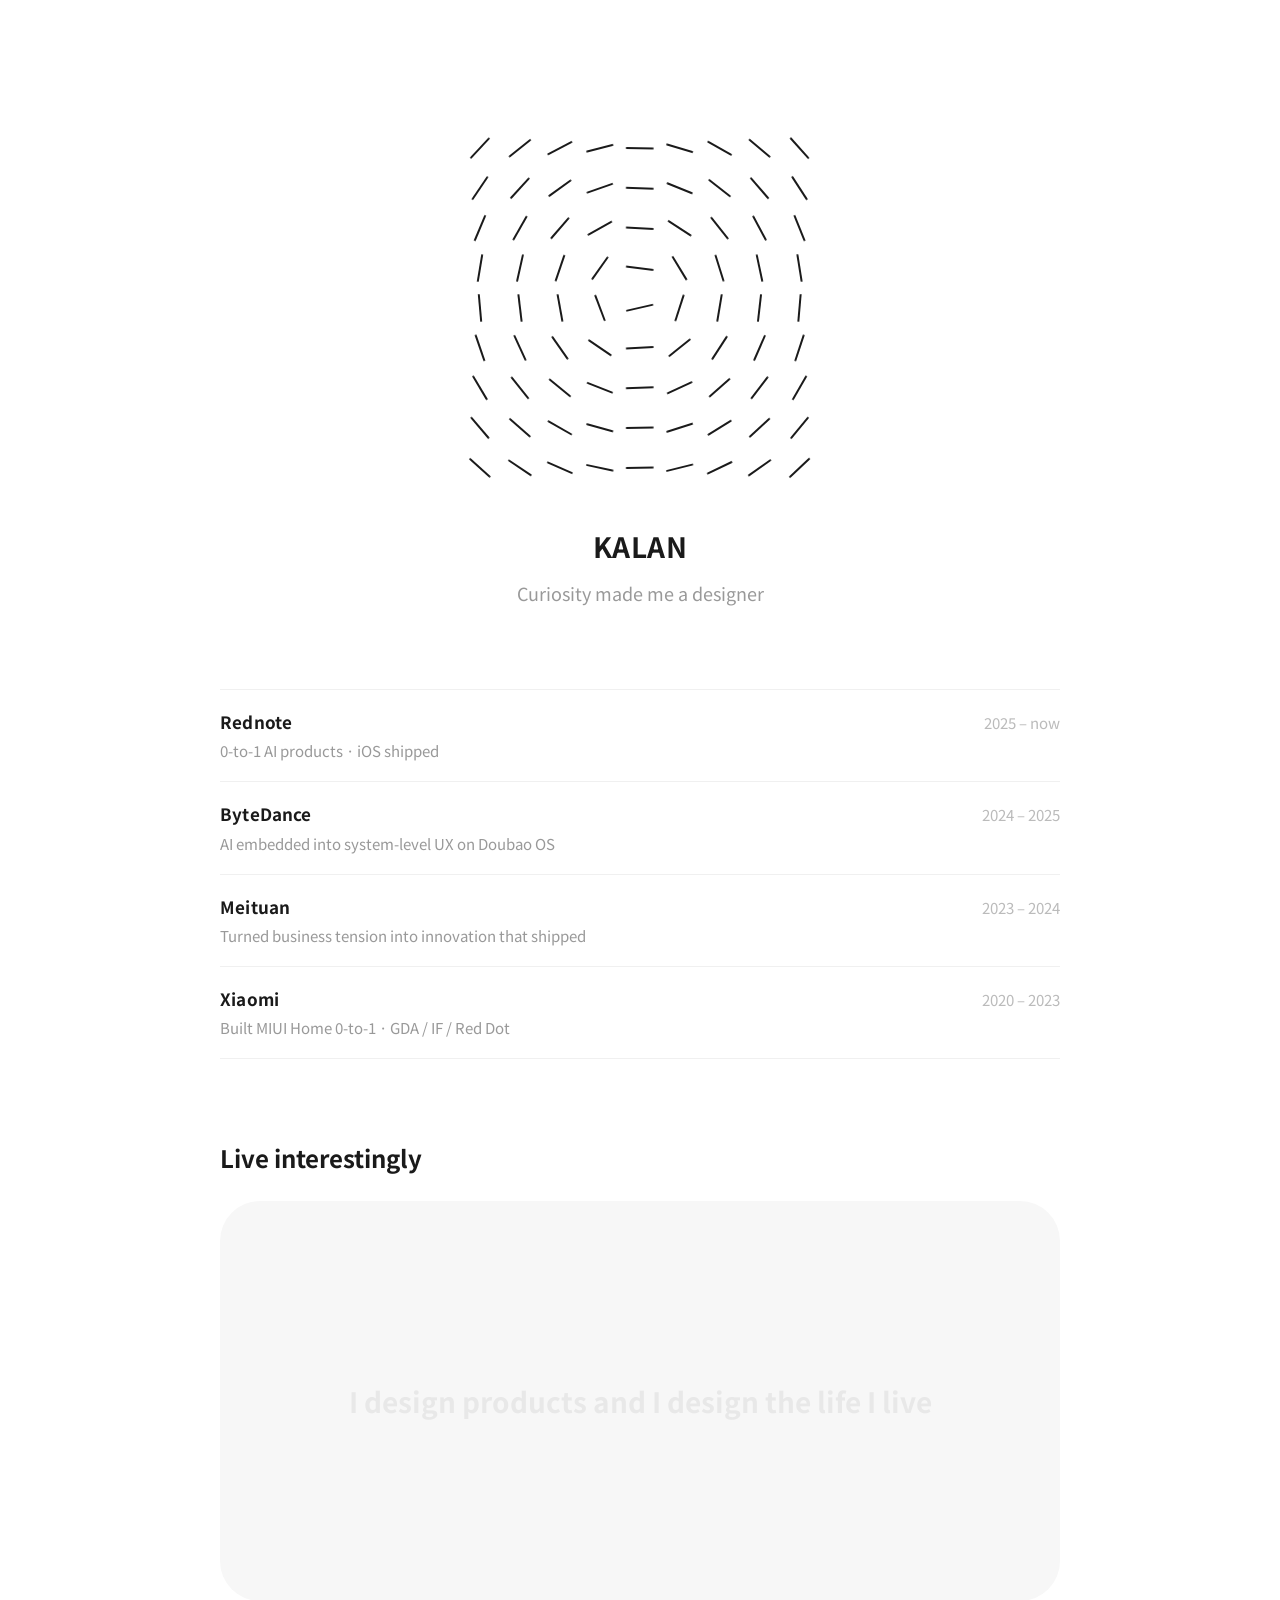
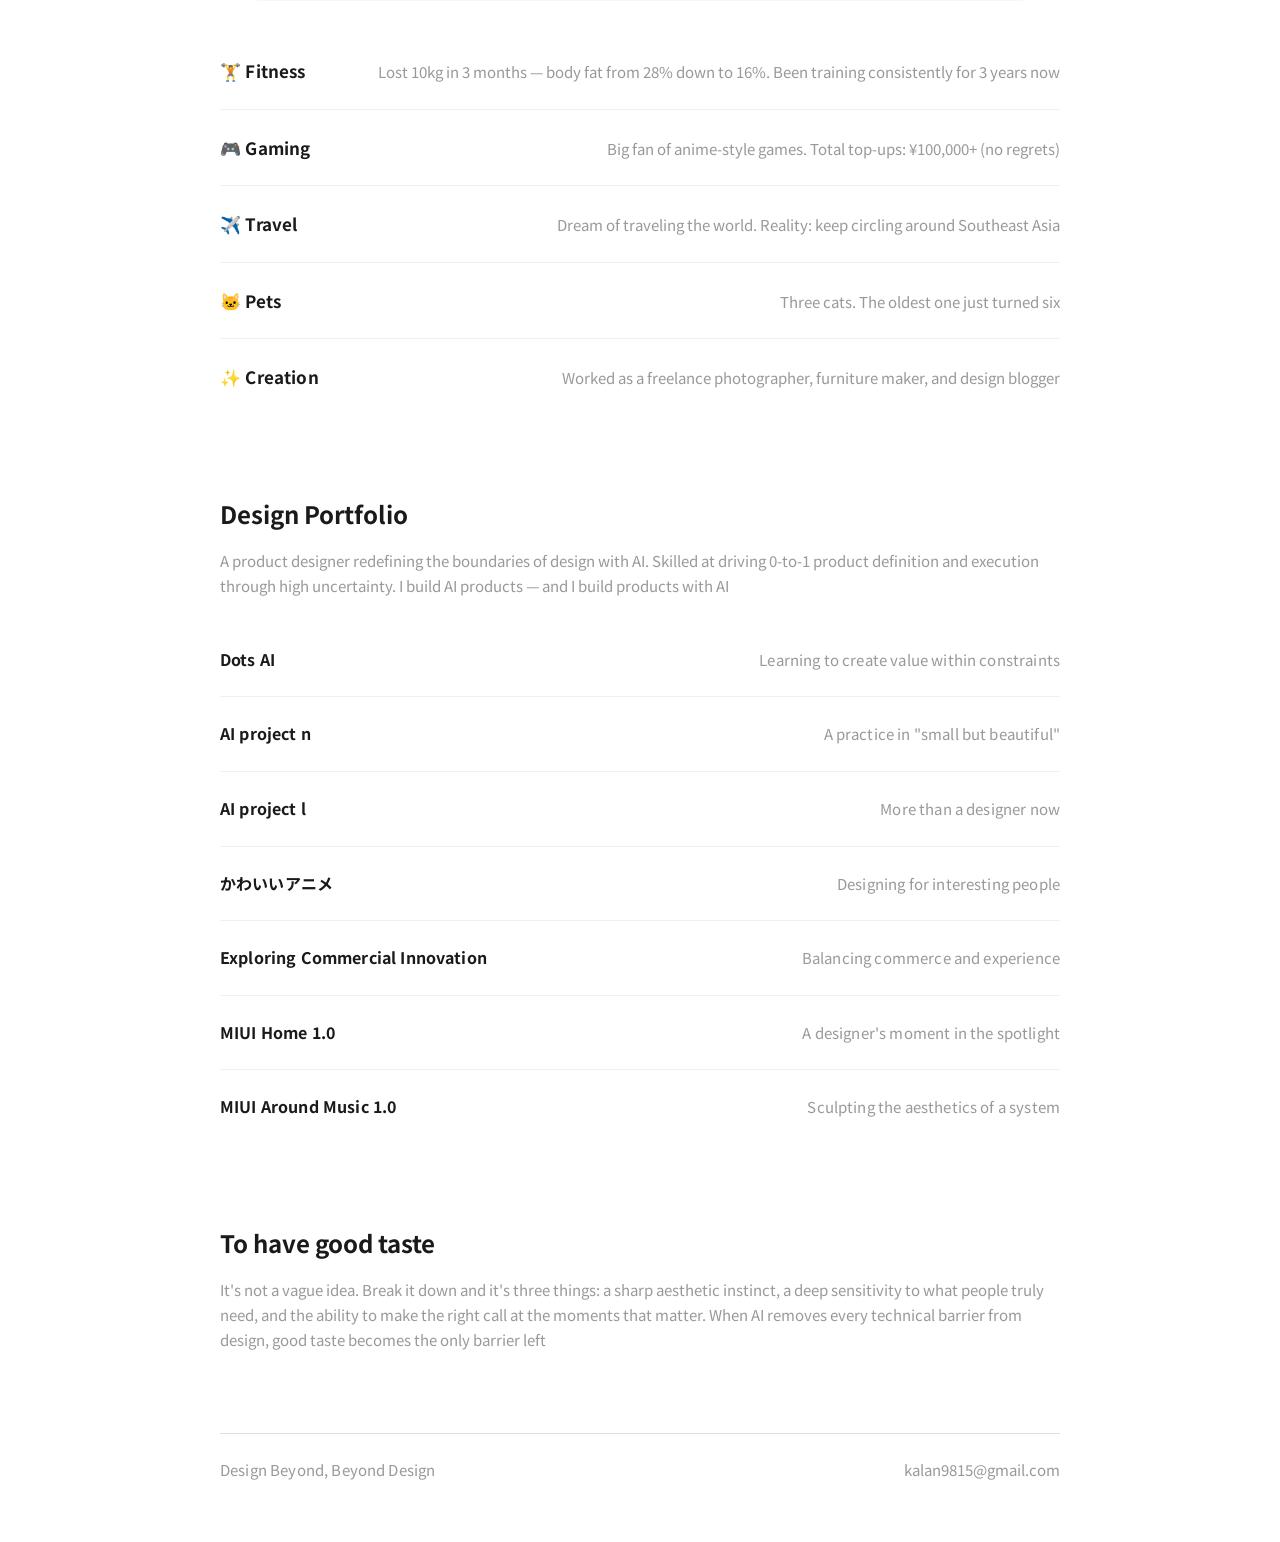
<file: index.html>
<!DOCTYPE html>
<html lang="en">
<head>
  <meta charset="UTF-8">
  <meta name="viewport" content="width=device-width, initial-scale=1.0">
  <title>KALAN — Product Designer</title>
  <link rel="icon" type="image/png" href="favicon.png">
  <link rel="preconnect" href="https://fonts.googleapis.com">
  <link rel="preconnect" href="https://fonts.gstatic.com" crossorigin>
  <link href="https://fonts.googleapis.com/css2?family=Noto+Sans+JP:wght@400;700&display=swap" rel="stylesheet">
  <link rel="stylesheet" href="style.css">
  <style>
    .about-hero {
      display: flex;
      flex-direction: column;
      align-items: center;
      text-align: center;
      padding: 48px 0 0;
      margin-bottom: 64px;
    }

    .magnet-wrap {
      margin-bottom: 36px;
    }

    .hero-text .name {
      margin-bottom: 8px;
    }

    .hero-intro {
      font-size: 18px;
      color: #999999;
      line-height: 1.8;
    }

    /* ===== About Sections ===== */
    .about-section {
      margin-bottom: 56px;
    }

    /* ===== Experience ===== */
    .exp-list {
      display: flex;
      flex-direction: column;
      gap: 0;
    }

    .exp-row {
      display: flex;
      justify-content: space-between;
      align-items: baseline;
      padding: 18px 0;
      border-bottom: 1px solid #f0f0f0;
      gap: 24px;
    }

    .exp-row:first-child {
      border-top: 1px solid #f0f0f0;
    }

    .exp-left {
      display: flex;
      flex-direction: column;
      gap: 4px;
    }

    .exp-company-link {
      text-decoration: none;
      color: inherit;
      transition: color 0.2s ease;
      cursor: pointer;
    }

    .exp-company-link:hover {
      color: #A0C915;
    }

    .exp-company {
      font-size: 17px;
      font-weight: 700;
      color: #1a1a1a;
      letter-spacing: 0.01em;
    }

    .exp-role {
      font-size: 15px;
      color: #999999;
    }

    .exp-period {
      font-size: 15px;
      color: #bbbbbb;
      white-space: nowrap;
      flex-shrink: 0;
    }

    /* ===== Section spacing ===== */
    .section-block {
      margin-top: 80px;
    }

    .section-heading {
      font-size: 24px;
      font-weight: 700;
      color: #1a1a1a;
      line-height: 1.6;
      margin: 0 0 0;
    }

    .about-section {
      margin-top: 80px;
      margin-bottom: 0;
    }

    .image-trail-wrap {
      margin-top: 24px;
      height: 400px;
      border-radius: 40px;
      overflow: hidden;
      background: #f7f7f7;
      position: relative;
    }

    .image-trail-text {
      font-size: 28px;
      font-weight: 700;
      color: #e8e8e8;
      line-height: 1.4;
      margin: 0;
      text-align: center;
      padding: 0 24px;
    }

    .life-row {
      display: flex;
      justify-content: space-between;
      align-items: baseline;
      padding: 24px 0;
      gap: 24px;
      border-bottom: 1px solid #f0f0f0;
    }

    .life-row:last-child {
      border-bottom: none;
    }

    .life-desc {
      font-size: 15px;
      color: #999;
      text-align: right;
      line-height: 1.7;
    }

    @media (max-width: 768px) {
      .magnet-wrap {
        transform: scale(0.75);
        transform-origin: center center;
        margin-bottom: -20px;
      }

      .image-trail-wrap {
        margin-top: 32px;
        height: 260px;
        border-radius: 24px;
      }

      .image-trail-text {
        font-size: 18px;
      }

      .life-row {
        flex-direction: column;
        gap: 6px;
        padding: 18px 0;
      }

      .life-desc {
        text-align: left;
      }

      .exp-row {
        flex-direction: column;
        gap: 4px;
        align-items: flex-start;
      }

      .exp-period {
        white-space: normal;
      }

      .section-block {
        margin-top: 56px;
      }

      .about-section {
        margin-top: 56px;
      }

      .section-heading {
        font-size: 20px;
      }

      .exp-company {
        font-size: 15px;
      }

      .exp-role {
        font-size: 14px;
      }
    }

    @media (max-width: 480px) {
      .magnet-wrap {
        transform: scale(0.6);
        transform-origin: center center;
        margin-bottom: -48px;
      }

      .image-trail-wrap {
        height: 200px;
        border-radius: 16px;
      }

      .image-trail-text {
        font-size: 15px;
      }

      .section-block {
        margin-top: 48px;
      }

      .about-section {
        margin-top: 48px;
      }

      .section-heading {
        font-size: 18px;
      }
    }
  </style>
</head>
<body>
  <main class="container">

    <!-- Hero: MagnetLines + intro -->
    <div class="about-hero">
      <div class="magnet-wrap">
        <div id="magnet-lines"></div>
      </div>
      <div class="hero-text">
        <h1 class="name">KALAN</h1>
        <p class="hero-intro">Curiosity made me a designer</p>
      </div>
    </div>

    <!-- Section 1: Designer — Experience -->
    <div class="about-section">
      <div class="exp-list">
        <div class="exp-row">
          <div class="exp-left">
            <a class="exp-company exp-company-link" href="https://www.xiaohongshu.com" target="_blank">Rednote</a>
            <span class="exp-role">0-to-1 AI products · iOS shipped</span>
          </div>
          <span class="exp-period">2025 – now</span>
        </div>
        <div class="exp-row">
          <div class="exp-left">
            <a class="exp-company exp-company-link" href="https://www.bytedance.com" target="_blank">ByteDance</a>
            <span class="exp-role">AI embedded into system-level UX on Doubao OS</span>
          </div>
          <span class="exp-period">2024 – 2025</span>
        </div>
        <div class="exp-row">
          <div class="exp-left">
            <a class="exp-company exp-company-link" href="https://www.meituan.com" target="_blank">Meituan</a>
            <span class="exp-role">Turned business tension into innovation that shipped</span>
          </div>
          <span class="exp-period">2023 – 2024</span>
        </div>
        <div class="exp-row">
          <div class="exp-left">
            <a class="exp-company exp-company-link" href="https://www.mi.com" target="_blank">Xiaomi</a>
            <span class="exp-role">Built MIUI Home 0-to-1 · GDA / IF / Red Dot</span>
          </div>
          <span class="exp-period">2020 – 2023</span>
        </div>
      </div>
    </div>

    <!-- Section 2: Life -->
    <div class="section-block">
      <p class="section-heading">Live interestingly</p>
      <div id="image-trail-wrap" class="image-trail-wrap">
        <div style="position: absolute; inset: 0; display: flex; align-items: center; justify-content: center; z-index: 0; pointer-events: none;">
          <p class="image-trail-text">I design products and I design the life I live</p>
        </div>
      </div>
      <div style="display: flex; flex-direction: column; gap: 0; margin-top: 32px;">
        <div class="life-row">
          <span class="exp-company">🏋️ Fitness</span>
          <span class="life-desc">Lost 10kg in 3 months — body fat from 28% down to 16%. Been training consistently for 3 years now</span>
        </div>
        <div class="life-row">
          <span class="exp-company">🎮 Gaming</span>
          <span class="life-desc">Big fan of anime-style games. Total top-ups: ¥100,000+ (no regrets)</span>
        </div>
        <div class="life-row">
          <span class="exp-company">✈️ Travel</span>
          <span class="life-desc">Dream of traveling the world. Reality: keep circling around Southeast Asia</span>
        </div>
        <div class="life-row">
          <span class="exp-company">🐱 Pets</span>
          <span class="life-desc">Three cats. The oldest one just turned six</span>
        </div>
        <div class="life-row">
          <span class="exp-company">✨ Creation</span>
          <span class="life-desc">Worked as a freelance photographer, furniture maker, and design blogger</span>
        </div>
      </div>
    </div>

    <!-- Section 3: Works -->
    <section class="projects section-block">
      <h2 class="section-heading" style="margin-bottom: 16px;">Design Portfolio</h2>
      <p class="bio" id="bio" style="margin-bottom: 24px; margin-top: 16px;">A product designer redefining the boundaries of design with AI. Skilled at driving 0-to-1 product definition and execution through high uncertainty. I build AI products — and I build products with AI</p>

      <div class="project-row">
        <span class="project-title" data-id="dots-ai">Dots AI</span>
        <span class="project-meta">Learning to create value within constraints</span>
      </div>

      <div class="project-row">
        <span class="project-title" data-id="ai-project-n">AI project n</span>
        <span class="project-meta">A practice in "small but beautiful"</span>
      </div>

      <div class="project-row">
        <span class="project-title" data-id="ai-project-l">AI project l</span>
        <span class="project-meta">More than a designer now</span>
      </div>

      <div class="project-row">
        <span class="project-title" data-id="kawaii-anime">かわいいアニメ</span>
        <span class="project-meta">Designing for interesting people</span>
      </div>

      <div class="project-row">
        <span class="project-title" data-id="meituan">Exploring Commercial Innovation</span>
        <span class="project-meta">Balancing commerce and experience</span>
      </div>

      <div class="project-row">
        <span class="project-title" data-id="miui-home">MIUI Home 1.0</span>
        <span class="project-meta">A designer's moment in the spotlight</span>
      </div>

      <div class="project-row">
        <span class="project-title" data-id="miui-music">MIUI Around Music 1.0</span>
        <span class="project-meta">Sculpting the aesthetics of a system</span>
      </div>

    </section>

    <!-- Section 4: Vision -->
    <div class="section-block">
      <p class="section-heading">To have good taste</p>
      <p class="bio" id="vision-desc" style="margin-top: 16px; margin-bottom: 80px;">It's not a vague idea. Break it down and it's three things: a sharp aesthetic instinct, a deep sensitivity to what people truly need, and the ability to make the right call at the moments that matter. When AI removes every technical barrier from design, good taste becomes the only barrier left</p>
    </div>

    <!-- Section 5: Sign-off -->
    <div class="divider"></div>
    <footer class="footer" style="padding-top: 24px;">
      <span class="slogan">Design Beyond, Beyond Design</span>
      <a href="mailto:kalan9815@gmail.com" class="email">kalan9815@gmail.com</a>
    </footer>

    <div class="toast" id="toast">Coming soon</div>

  </main>

  <script src="projects-data.js"></script>
  <script src="main.js"></script>
  <script src="magnet-lines.js"></script>
  <script src="image-trail.js"></script>
  <script>
    createMagnetLines({
      container: document.getElementById('magnet-lines'),
      rows: 9,
      columns: 9,
      containerSize: '360px',
      lineColor: '#1a1a1a',
      lineWidth: '1.5px',
      lineHeight: '28px',
      baseAngle: -10,
    });

    createImageTrail({
      container: document.getElementById('image-trail-wrap'),
      threshold: 40,
      items: [
        'images/p1.jpg',
        'images/p2.jpg',
        'images/p3.jpg',
        'images/p4.jpg',
        'images/p5.jpg',
        'images/p6.jpg',
        'images/p7.jpg',
        'images/p8.jpg',
        'images/p9.jpg',
      ],
    });
  </script>
</body>
</html>
</file>
<file: style.css>
/* ===== Japanese font fallback for bold support ===== */
@font-face {
  font-family: "CJK Bold";
  src: local("Hiragino Sans W7"), local("HiraKakuProN-W6"), local("Yu Gothic Bold"), local("NotoSansCJKjp-Bold");
  font-weight: 700;
  unicode-range: U+3000-9FFF, U+F900-FAFF, U+FF00-FFEF;
}

/* ===== Reset & Base ===== */
*, *::before, *::after {
  box-sizing: border-box;
  margin: 0;
  padding: 0;
}

html {
  font-size: 16px;
  -webkit-font-smoothing: antialiased;
  -moz-osx-font-smoothing: grayscale;
}

body {
  background-color: #ffffff;
  color: #1a1a1a;
  font-family: "CJK Bold", -apple-system, BlinkMacSystemFont, "SF Pro Display", "SF Pro Text", "Helvetica Neue", "Noto Sans JP", Arial, sans-serif;
  line-height: 1.6;
  min-height: 100vh;
  cursor: default;
}

* {
  cursor: default;
  user-select: none;
}

a, .project-title {
  cursor: pointer;
}

/* ===== Layout ===== */
.container {
  width: 100%;
  max-width: 1080px;
  margin: 0 auto;
  padding: 80px 120px 60px;
}

/* ===== Header ===== */
.header {
  margin-bottom: 0;
}

.name {
  font-size: 28px;
  font-weight: 700;
  letter-spacing: 0.02em;
  color: #1a1a1a;
  margin-bottom: 16px;
}

.project-name {
  font-size: 28px;
  margin-bottom: 0;
}

.bio {
  font-size: 15px;
  color: #999999;
  line-height: 1.65;
}

/* ===== Divider ===== */
.divider {
  height: 1px;
  background-color: #e0e0e0;
  margin: 0;
}

/* ===== Project List ===== */
.projects {
  margin-bottom: 0;
}

.project-row {
  display: flex;
  justify-content: space-between;
  align-items: baseline;
  padding: 24px 0;
  gap: 24px;
  border-bottom: 1px solid #f0f0f0;
}

.project-row:last-of-type {
  border-bottom: none;
}

.project-meta {
  font-size: 15px;
  color: #999999;
  white-space: nowrap;
  flex-shrink: 0;
  letter-spacing: 0.01em;
  font-weight: 400;
  cursor: default;
  user-select: none;
}

.project-title {
  font-size: 16px;
  font-weight: 700;
  color: #1a1a1a;
  text-align: left;
  text-decoration: none;
  letter-spacing: 0.01em;
  transition: opacity 0.2s ease;
  cursor: pointer;
}

.project-title:hover {
  color: #A0C915;
}

/* ===== Footer ===== */
.footer {
  display: flex;
  justify-content: space-between;
  align-items: center;
  padding-top: 24px;
  gap: 16px;
}

.slogan {
  font-size: 15px;
  color: #999999;
  letter-spacing: 0.01em;
}

.email {
  font-size: 15px;
  color: #999999;
  text-decoration: none;
  transition: color 0.2s;
}

.email:hover {
  color: #1a1a1a;
}

/* ===== Project Detail ===== */
.project-content {
  display: flex;
  flex-direction: column;
  gap: 0;
  margin-top: 24px;
  margin-bottom: 0;
  padding-bottom: 160px;
  position: relative;
}

.project-img {
  width: 100%;
  display: block;
}


/* ===== Toast ===== */
.toast {
  position: fixed;
  bottom: 40px;
  left: 50%;
  transform: translateX(-50%) translateY(8px);
  background: #1a1a1a;
  color: #ffffff;
  font-size: 13px;
  font-weight: 700;
  letter-spacing: 0.03em;
  padding: 10px 20px;
  border-radius: 20px;
  opacity: 0;
  pointer-events: none;
  transition: opacity 0.2s ease, transform 0.2s ease;
}

.toast.show {
  opacity: 1;
  transform: translateX(-50%) translateY(0);
}

/* ===== Responsive ===== */
@media (max-width: 768px) {
  .container {
    padding: 48px 28px 48px;
  }

  .project-row {
    flex-direction: column;
    gap: 6px;
    padding: 18px 0;
  }

  .project-title {
    text-align: left;
    font-size: 15px;
  }

  .project-meta {
    font-size: 13px;
  }

  .footer {
    flex-direction: column;
    align-items: flex-start;
    gap: 8px;
  }

  .project-content {
    padding-bottom: 100px;
  }

  .name {
    font-size: 22px;
  }
}

@media (max-width: 480px) {
  .container {
    padding: 36px 20px 36px;
  }

  .name {
    font-size: 20px;
  }

  .bio {
    font-size: 14px;
    line-height: 1.7;
  }

  .project-meta {
    font-size: 12px;
  }

  .project-title {
    font-size: 14px;
  }

  .slogan,
  .email {
    font-size: 13px;
  }

  .project-content {
    padding-bottom: 80px;
  }

  .hero-intro {
    font-size: 14px;
  }

  .divider {
    margin: 16px 0 0;
  }
}
</file>
